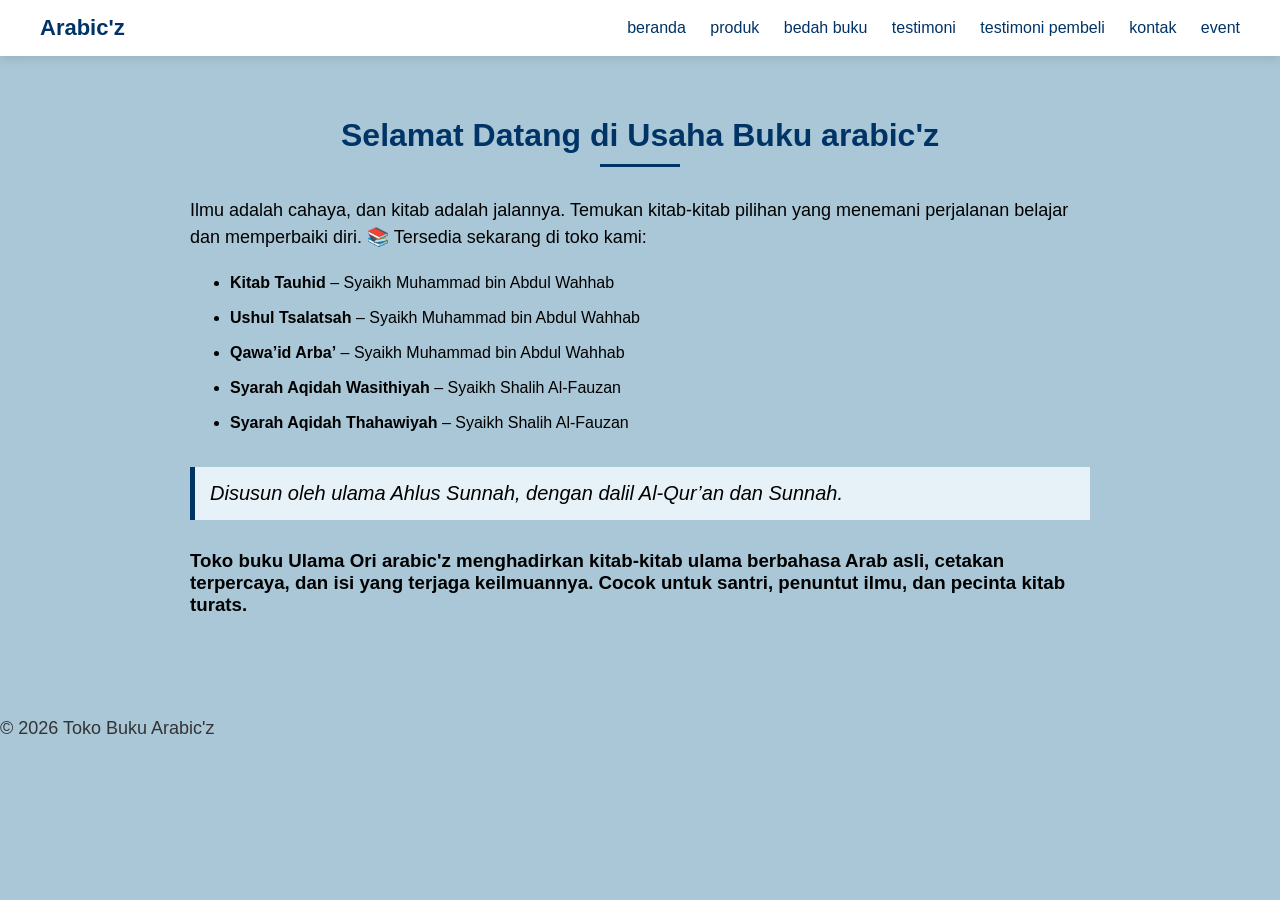
<file: index.html>
<!DOCTYPE html>
<html lang="id">
<head>
    <meta charset="UTF-8">
    <meta name="viewport" content="width=device-width, initial-scale=1.0">
    <title>Profil Usaha Buku</title>
    <link rel="stylesheet" href="style.css" />
</head>

<body>
<nav class="navbar">
  <div class="logo">Arabic'z</div>
 <div class="menu">
    <a href="index.html">beranda</a>
    <a href="produk.html">produk</a>
    <a href="bedah-buku.html">bedah buku</a>
    <a href="testimoni.html">testimoni</a>
    <a href="tampil-testimoni.html">testimoni pembeli</a>
    <a href="kontak.html">kontak</a>
    <a href="event.html">event</a>
      </div>
</nav>
<div class="container">
  

<h1>Selamat Datang di Usaha Buku arabic'z</h1>
<p>Ilmu adalah cahaya, dan kitab adalah jalannya.
        Temukan kitab-kitab pilihan yang menemani perjalanan belajar dan memperbaiki diri.
        📚 Tersedia sekarang di toko kami:</p>
 <ul>
    <li><strong> Kitab Tauhid </strong> – Syaikh Muhammad bin Abdul Wahhab</li>
    <li><strong> Ushul Tsalatsah</strong>  – Syaikh Muhammad bin Abdul Wahhab</li>
    <li><strong> Qawa’id Arba’</strong>  – Syaikh Muhammad bin Abdul Wahhab</li>
    <li><strong> Syarah Aqidah Wasithiyah</strong> – Syaikh Shalih Al-Fauzan</li>
    <li><strong> Syarah Aqidah Thahawiyah</strong> – Syaikh Shalih Al-Fauzan</li>

 </ul>
 
<blockquote>
Disusun oleh ulama Ahlus Sunnah, dengan dalil Al-Qur’an dan Sunnah.
</blockquote>
<h3>Toko buku Ulama Ori arabic'z menghadirkan kitab-kitab ulama berbahasa Arab asli, cetakan terpercaya, dan isi yang terjaga keilmuannya.
    Cocok untuk santri, penuntut ilmu, dan pecinta kitab turats.</h3>
    </div>
    <footer>
        <p>&copy; 2026 Toko Buku Arabic'z</p>
    </footer>
</body>

</html>
</file>
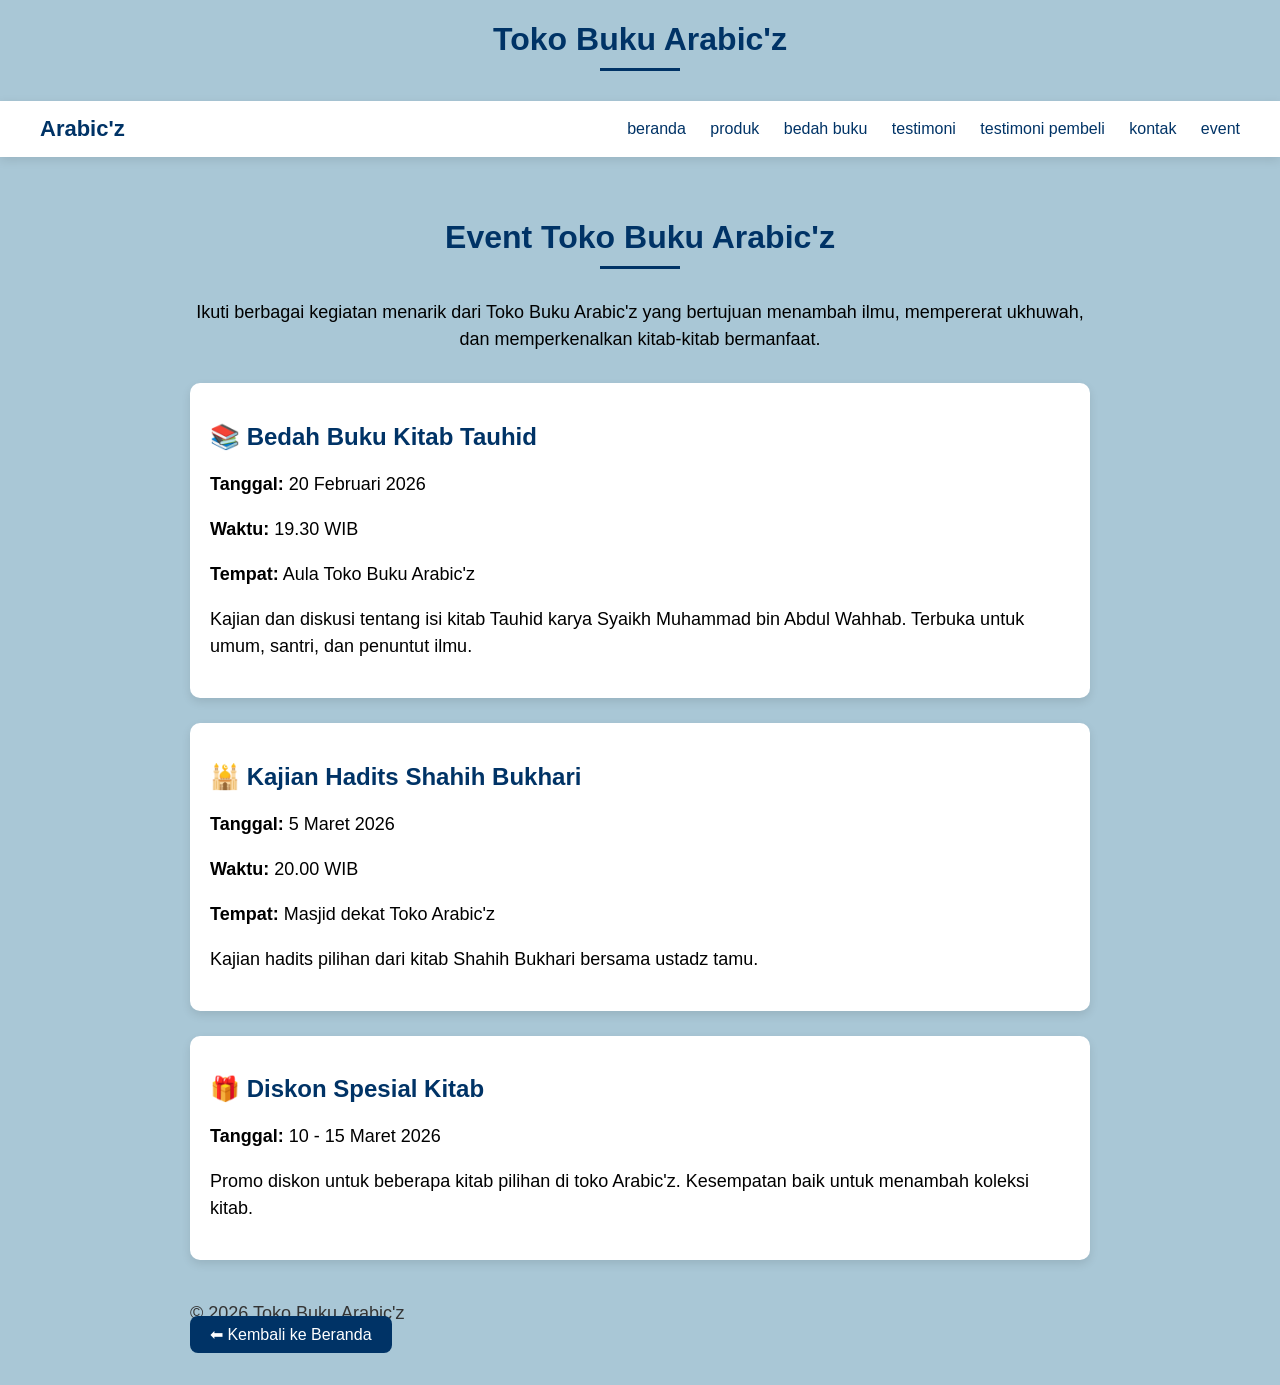
<file: event.html>
<!DOCTYPE html>
<html lang="id">
<head>
    <meta charset="UTF-8">
    <meta name="viewport" content="width=device-width, initial-scale=1.0">
    <title>Profil Usaha Buku</title>
    <link rel="stylesheet" href="style.css" />
</head>
<body>
    <header>
        <h1>Toko Buku Arabic'z</h1>
<nav class="navbar">
  <div class="logo">Arabic'z</div>
 <div class="menu">
    <a href="index.html">beranda</a>
    <a href="produk.html">produk</a>
    <a href="bedah-buku.html">bedah buku</a>
    <a href="testimoni.html">testimoni</a>
    <a href="tampil-testimoni.html">testimoni pembeli</a>
    <a href="kontak.html">kontak</a>
    <a href="event.html">event</a>
      </div>
</nav>
        <div class="container">

<h1>Event Toko Buku Arabic'z</h1>

<p class="intro">
Ikuti berbagai kegiatan menarik dari Toko Buku Arabic'z yang bertujuan menambah ilmu,
mempererat ukhuwah, dan memperkenalkan kitab-kitab bermanfaat.
</p>

<div class="event-card">

<h2>📚 Bedah Buku Kitab Tauhid</h2>

<p><b>Tanggal:</b> 20 Februari 2026</p>
<p><b>Waktu:</b> 19.30 WIB</p>
<p><b>Tempat:</b> Aula Toko Buku Arabic'z</p>

<p>
Kajian dan diskusi tentang isi kitab Tauhid karya Syaikh Muhammad bin Abdul Wahhab.
Terbuka untuk umum, santri, dan penuntut ilmu.
</p>

</div>

<div class="event-card">

<h2>🕌 Kajian Hadits Shahih Bukhari</h2>

<p><b>Tanggal:</b> 5 Maret 2026</p>
<p><b>Waktu:</b> 20.00 WIB</p>
<p><b>Tempat:</b> Masjid dekat Toko Arabic'z</p>

<p>
Kajian hadits pilihan dari kitab Shahih Bukhari bersama ustadz tamu.
</p>

</div>

<div class="event-card">

<h2>🎁 Diskon Spesial Kitab</h2>

<p><b>Tanggal:</b> 10 - 15 Maret 2026</p>

<p>
Promo diskon untuk beberapa kitab pilihan di toko Arabic'z.
Kesempatan baik untuk menambah koleksi kitab.
</p>

</div>

<div class="back">
<a href="index.html">⬅ Kembali ke Beranda</a>
</div>
 <footer>
    <p>&copy; 2026 Toko Buku Arabic'z</p>
</footer>
</body>
</html>
</file>
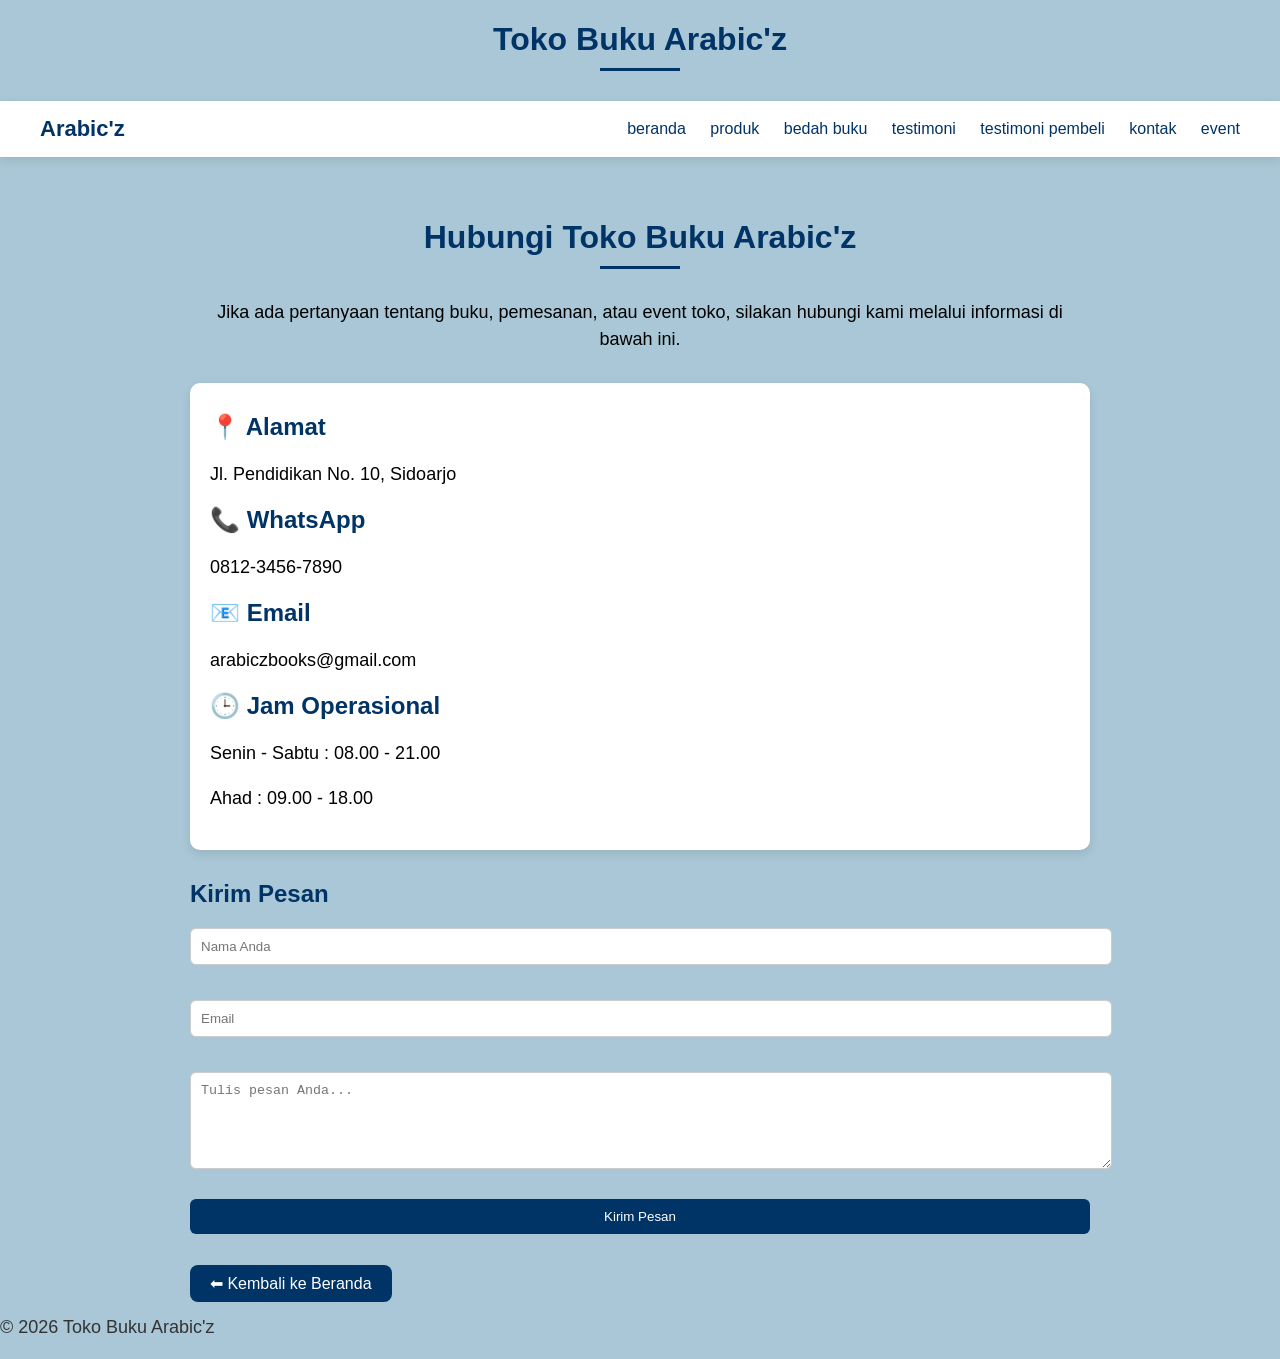
<file: kontak.html>
<!DOCTYPE html>
<html lang="id">
<head>
    <meta charset="UTF-8">
    <meta name="viewport" content="width=device-width, initial-scale=1.0">
    <title>Profil Usaha Buku</title>
    <link rel="stylesheet" href="style.css" />
</head>
<body>
    <header>
        <h1>Toko Buku Arabic'z</h1>
<nav class="navbar">
  <div class="logo">Arabic'z</div>
 <div class="menu">
    <a href="index.html">beranda</a>
    <a href="produk.html">produk</a>
    <a href="bedah-buku.html">bedah buku</a>
    <a href="testimoni.html">testimoni</a>
    <a href="tampil-testimoni.html">testimoni pembeli</a>
    <a href="kontak.html">kontak</a>
    <a href="event.html">event</a>
      </div>
</nav>
<div class="container">

<h1>Hubungi Toko Buku Arabic'z</h1>

<p class="intro">
Jika ada pertanyaan tentang buku, pemesanan, atau event toko,
silakan hubungi kami melalui informasi di bawah ini.
</p>

<div class="contact-card">

<h2>📍 Alamat</h2>
<p>Jl. Pendidikan No. 10, Sidoarjo</p>

<h2>📞 WhatsApp</h2>
<p>0812-3456-7890</p>

<h2>📧 Email</h2>
<p>arabiczbooks@gmail.com</p>

<h2>🕒 Jam Operasional</h2>
<p>Senin - Sabtu : 08.00 - 21.00</p>
<p>Ahad : 09.00 - 18.00</p>

</div>

<h2 class="form-title">Kirim Pesan</h2>

<form class="contact-form">

<input type="text" placeholder="Nama Anda" required>

<input type="email" placeholder="Email" required>

<textarea placeholder="Tulis pesan Anda..." rows="5"></textarea>

<button type="submit">Kirim Pesan</button>

</form>

<div class="back">
<a href="index.html">⬅ Kembali ke Beranda</a>
</div>

</div>

</body>
</html>
<footer>
    <p>&copy; 2026 Toko Buku Arabic'z</p>
</footer>
</file>
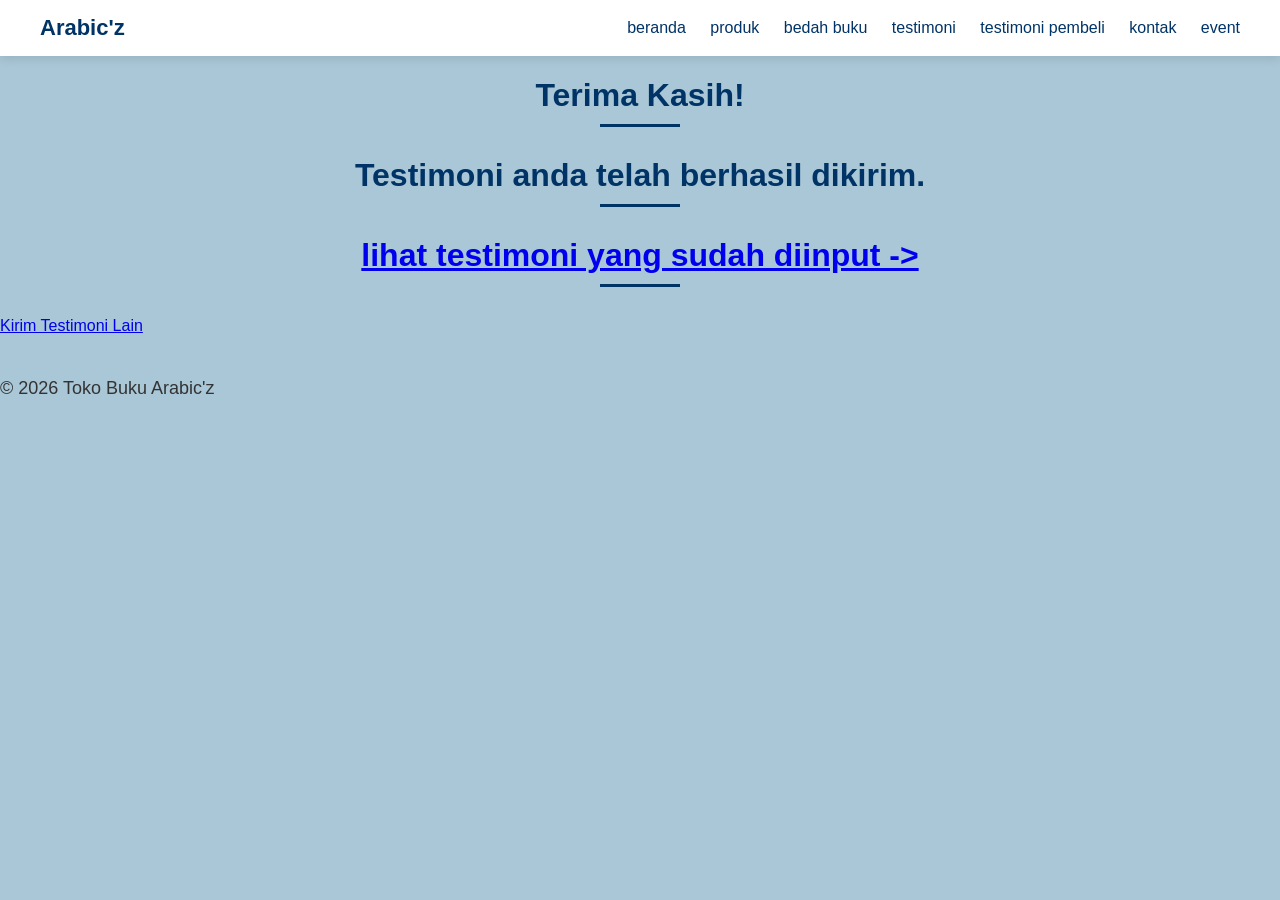
<file: proses-testimoni.html>
<!DOCTYPE html>
<html lang="id">
<head>
    <meta charset="UTF-8">
    <meta name="viewport" content="width=device-width, initial-scale=1.0">
    <title>Profil Usaha Buku</title>
    <link rel="stylesheet" href="style.css" />
</head>
<body>
<nav class="navbar">
  <div class="logo">Arabic'z</div>
 <div class="menu">
    <a href="index.html">beranda</a>
    <a href="produk.html">produk</a>
    <a href="bedah-buku.html">bedah buku</a>
    <a href="testimoni.html">testimoni</a>
    <a href="tampil-testimoni.html">testimoni pembeli</a>
    <a href="kontak.html">kontak</a>
    <a href="event.html">event</a>
      </div>
</nav>
<main class="konfirmasi">
    <h1>Terima Kasih!</h1>
    <h1>Testimoni anda telah berhasil dikirim.</h1>
    <h1><a href="tampil-testimoni.html">lihat testimoni yang sudah diinput -> </a></h1>
    <section class="testimoni-terkirim"></section>
    <a href="testimoni.html">Kirim Testimoni Lain</a>

</main>
<footer>
    <p>&copy; 2026 Toko Buku Arabic'z</p>
</footer>
</body>

</html>
</file>
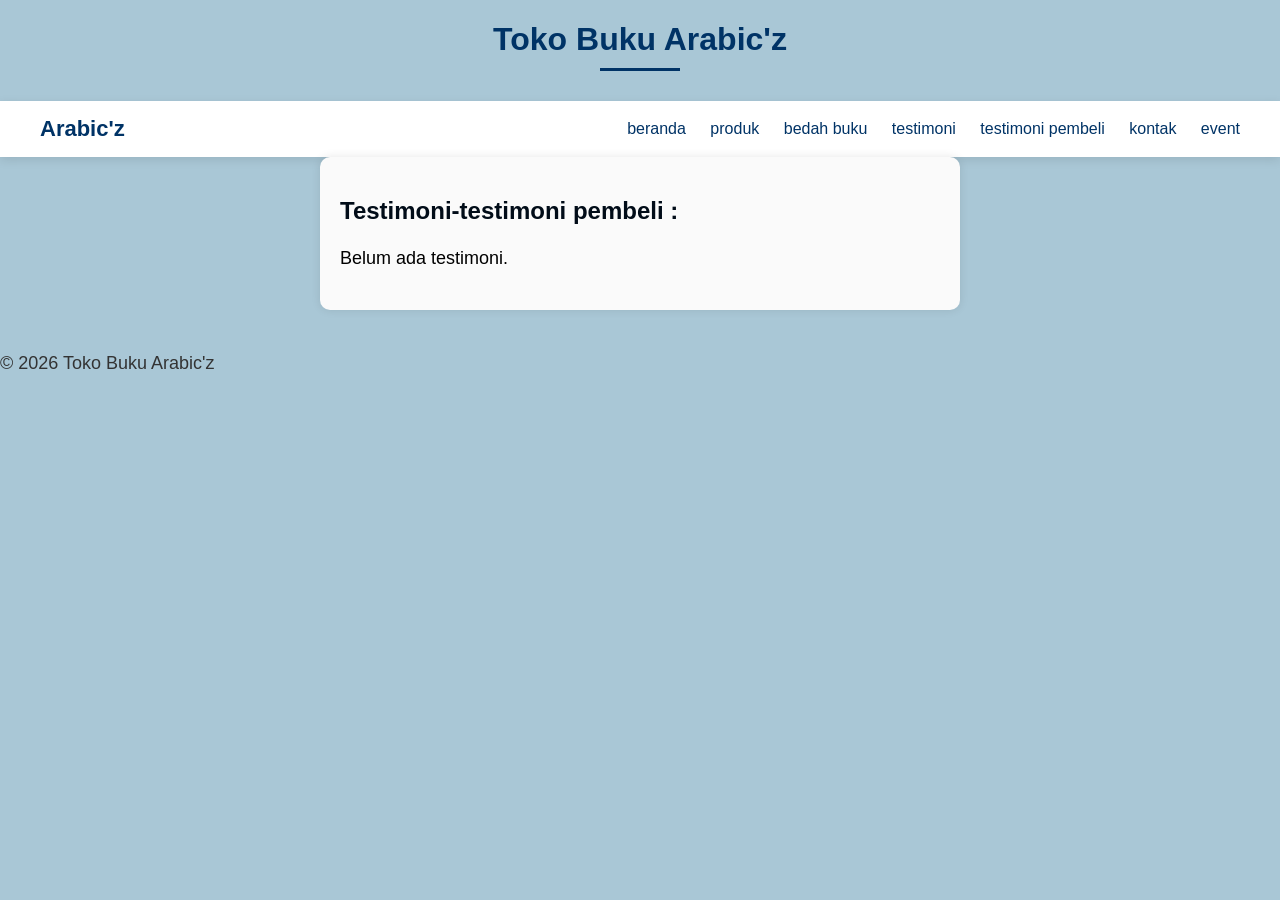
<file: tampil-testimoni.html>
<!DOCTYPE html>
<html lang="id">
<head>
    <meta charset="UTF-8">
    <meta name="viewport" content="width=device-width, initial-scale=1.0">
    <title>Profil Usaha Buku</title>
    <link rel="stylesheet" href="style.css" />
</head>
<body>
    <header>
        <h1>Toko Buku Arabic'z</h1>
<nav class="navbar">
  <div class="logo">Arabic'z</div>
 <div class="menu">
    <a href="index.html">beranda</a>
    <a href="produk.html">produk</a>
    <a href="bedah-buku.html">bedah buku</a>
    <a href="testimoni.html">testimoni</a>
    <a href="tampil-testimoni.html">testimoni pembeli</a>
    <a href="kontak.html">kontak</a>
    <a href="event.html">event</a>
      </div>
</nav>
</header>
<main class="formulir">
    <h2>Testimoni-testimoni pembeli :</h2>
    <div id="Daftar Testimoni">

    <button id="Hapus Semua">Hapus Semua Testimoni </button>
</div>
<section>
    <div id="Daftar Testimoni"></div>
</section>
</main>
<footer>
    <p>&copy; 2026 Toko Buku Arabic'z</p>
</footer>
<script>
    const container=document.getElementById('Daftar Testimoni');
    const testimoniList=JSON.parse(localStorage.getItem('testimoniList')) || [];
    if (testimoniList.length === 0) {
        container.innerHTML="<p>Belum ada testimoni.</p>";
        }else {
            testimoniList.forEach((t,i) => {
                const el=document.createElement('div');
                el.className='testimoni-box';
                el.innerHTML=`
                <p><strong>Nama:</strong> ${t.nama}</p>
                <p><strong>Email:</strong> ${t.email}</p>
                <p><strong>Testimoni Anda:</strong> ${t.pesan}</p>
                <p><strong>Asal sekolah/ Komunitas:</strong> ${t.asal}</p>
                <p><strong>Buku yang dibeli:</strong> ${t.judul}</p>
                <p><strong>Rating buku:</strong> ${t.rating}</p>
                `;
                container.appendChild(el);
            });
        }
        document.getElementById("Hapus Semua").addEventListener("click", function() {
            const konfirmasi=confirm("Apakah anda yakin ingin menghapus semua testimoni? ");
            if (konfirmasi){
                localStorage.removeItem("testimoniList");
                location.reload();
            }
        });

        
</script>
</body>

</html>
</file>
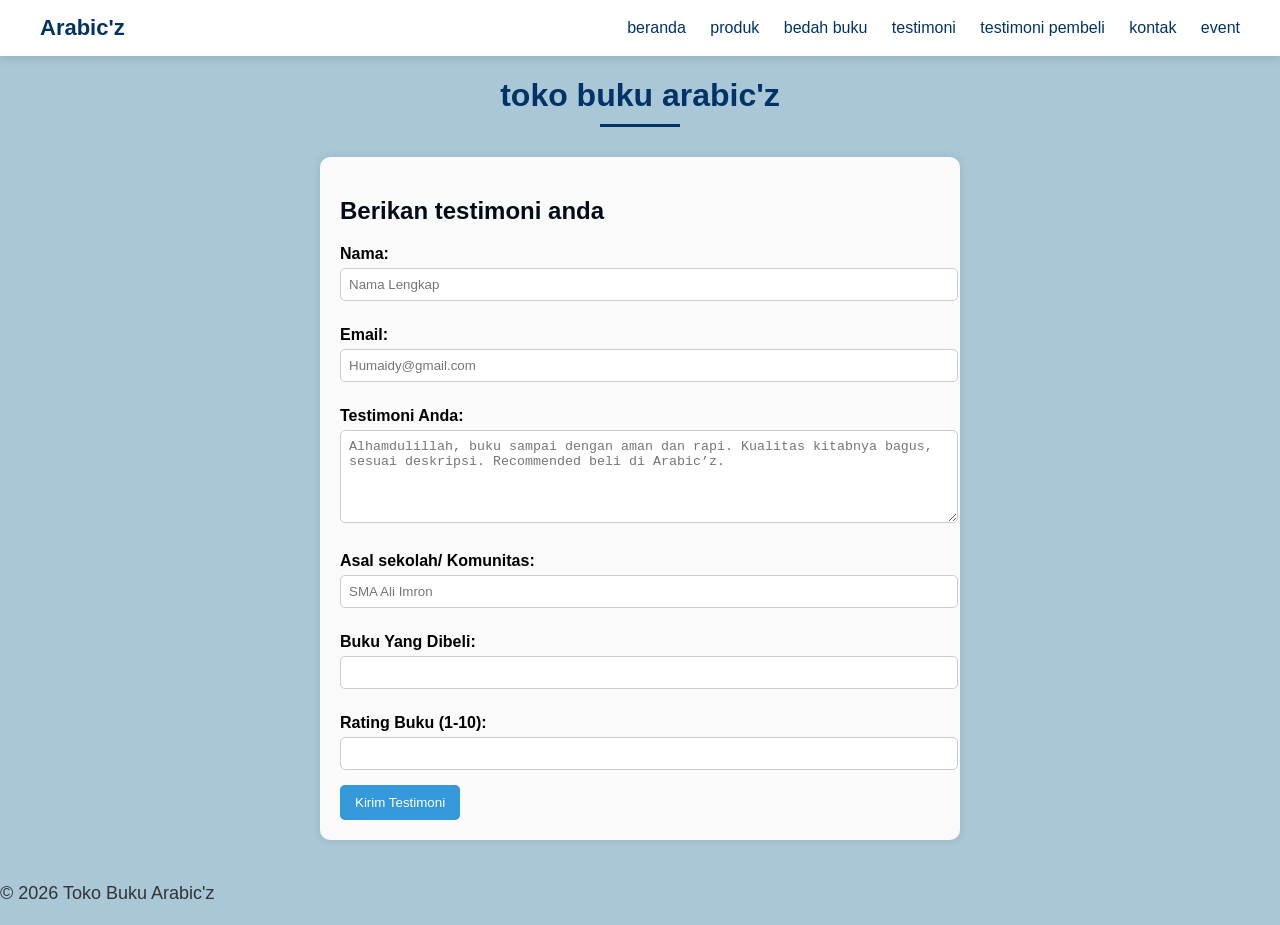
<file: testimoni.html>
<!DOCTYPE html>
<html lang="id">
<head>
    <meta charset="UTF-8">
    <meta name="viewport" content="width=device-width, initial-scale=1.0">
    <title>Profil Usaha Buku</title>
    <link rel="stylesheet" href="style.css" />
</head>
<body>
<nav class="navbar">
  <div class="logo">Arabic'z</div>
 <div class="menu">
    <a href="index.html">beranda</a>
    <a href="produk.html">produk</a>
    <a href="bedah-buku.html">bedah buku</a>
    <a href="testimoni.html">testimoni</a>
    <a href="tampil-testimoni.html">testimoni pembeli</a>
    <a href="kontak.html">kontak</a>
    <a href="event.html">event</a>
      </div>
</nav>
<h1>toko buku arabic'z</h1>
<main class="formulir">
    <h2>Berikan testimoni anda</h2>
    <form id="formTestimoni">
        <label for="nama">Nama:</label>
        <input type="text" id="nama" name="nama" required placeholder="Nama Lengkap">

        <label for="email">Email:</label>
        <input type="email" id="email" name="email" required placeholder="Humaidy@gmail.com">

        <label for="pesan">Testimoni Anda:</label>
        <textarea id="pesan" name="pesan" required placeholder="Alhamdulillah, buku sampai dengan aman dan rapi. Kualitas kitabnya bagus, sesuai deskripsi. Recommended beli di Arabic’z." rows="5"></textarea>

        <label for="asal">Asal sekolah/ Komunitas:</label>
        <input type="text" id="asal" name="asal" required placeholder="SMA Ali Imron">

        <label for="judul">Buku Yang Dibeli:</label>
        <input type="text" id="judul" name="judul">

        <label for="rating">Rating Buku (1-10):</label>
        <input type="number" id="rating" name="rating " >


        <button type="submit">Kirim Testimoni</button>
    </form>
</main>
<footer>
    <p>&copy; 2026 Toko Buku Arabic'z</p>
</footer>
<script>
    document.getElementById('formTestimoni').addEventListener('submit', function(e) {
        e.preventDefault();
        const nama=document.getElementById('nama').value;
        const email=document.getElementById('email').value;
        const pesan=document.getElementById('pesan').value;
        const asal=document.getElementById('asal').value;
        const judul=document.getElementById('judul').value;
        const rating=document.getElementById('rating').value;
        const dataBaru={nama,email,pesan,asal,judul,rating};

        //ambil list dari localStorage
        const testimoniList=JSON.parse(localStorage.getItem('testimoniList')) || [];

        //Tambahkan testimoni baru 
        testimoniList.push(dataBaru);

        //Simpan kembali ke localStorage
        localStorage.setItem('testimoniList', JSON.stringify(testimoniList));
        
        //Arahkan ke halaman kopnfirmasi 
        window.location.href='proses-testimoni.html'; 
    });

    
</script>

 
</main>
</body>

</html>
</file>
<file: style.css>
body{
    font-family: 'Segoe UI', Tahoma, sans-serif;
    background:#a9c7d6;
    margin:0;
    padding:0;
}
      .container{
    max-width:900px;
    margin:auto;
    padding:40px;
}
    h1{
    text-align:center;
    color:#003366;
}

h1::after{
    content:"";
    display:block;
    width:80px;
    height:3px;
    background:#003366;
    margin:10px auto 30px auto;
}
      

h2 { 
   text-align: left;
   color: #010c18;
   }

p {
    font-size: 18px;
    text-align: left;
    line-height: 1.5;
  }

blockquote{
    font-style:italic;
    font-size:20px;
    background:#e6f2f7;
    padding:15px;
    border-left:5px solid #003366;
    margin:30px 0;
}

ul{
    line-height:1.8;
}

ul li{
    margin-bottom:6px;
}

footer{
    margin-top:40px;
    text-align:center;
    font-size:14px;
    color:#333;
}

.daftar-produk {
    display: flex;
    grid-template-columns: repeat(auto-fill,minmax(250px,1fr));
    gap: 20px;
    padding: 20px;
}

.produk {
    background-color: #fff;
    border: 1px solid #ddd ;
    padding: 15px;
    border-radius: 10px;
    text-align: center;
    box-shadow: 0 2px 6px rgba(0, 0, 0, 0.1);
}

.produk img {
    width: 150px;
    height: auto;
    border-radius: 5px;
    margin-bottom: 10px;
}

.produk h2 {
    font-size: 20px;
    color: #2c3e50;
    width: 150px;
    height: auto;
}

.produk h3 {
    font-size: 16px;
    color: #2c3e50;
    width: 150px;
    height: auto;
}

.harga {
    font-weight: bold;
    color: #27ae60;
}

.deskripsi {
    font-size: 14px;
    color: #555;
}

.artikel {
    max-width: 700px;
    margin: auto ;
    padding: 20px;
    background-color: #fdfdfd;
    font-family: 'georgia', serif;

    line-height: 1.8;
}

.artikel .penulis{
    font-style: italic;
    color: #666;
    margin-bottom: 20px;
}

.artikel .sampul{
    width: 180px;
    float: right;
    margin: 0 0 20px 20px;
    border: 1px solid #ccc;
    box-shadow: 2px 2px 6px rgba(0, 0, 0, 0.1);
}

.artikel blockquote {
    font-style: italic;
    padding-left: 20px;
    margin: 20px 0;
    border-left: 4px solid #999;
    color: #444;
    background-color: #f9f9f9;
}

.btn-kembali {
    display: inline-block;
    margin-top: 30px;
    padding: 10px 16px;
    background-color: #0066cc;
    color: white;
    text-decoration: none;
    border-radius: 4px;
}

.btn-kembali:hover {
    background-color: #004d99;
}

.formulir {
    max-width: 600px;
    margin: auto;
    padding: 20px;
    background-color: #fafafa;
    border-radius: 10px;
    box-shadow: 0 0 10px rgba(0, 0, 0, 0.1);
}

form label{
    display: block;
    margin-top: 10px;
    font-weight: bold;
}

form input, form select, form textarea {
    width: 100%;
    padding: 8px;
    margin-top: 5px;
    margin-bottom: 15px;
    border-radius: 5px;
    border: 1px solid #ccc;
}

form button {
    background-color: #3498db;
    color: white;
    padding: 10px 15px;
    border: none;
    border-radius: 5px;
    cursor: pointer;
}

form button :hover {
    background-color: #3498db;
}
.back {
    margin-top: 40px;
    position: fixed;
  }
  
  .back a {
    text-decoration: none;
    background: #003366;
    color: white;
    padding: 8px 16px;
    border-radius: 8px;
  }

.container{
max-width:900px;
margin:auto;
padding:40px;
}

h1{
text-align:center;
color:#003366;
margin-bottom:20px;
}

.intro{
text-align:center;
margin-bottom:40px;
}

.event-card{
background:white;
padding:20px;
margin-bottom:25px;
border-radius:10px;
box-shadow:0 4px 10px rgba(0,0,0,0.1);
}

.event-card h2{
color:#003366;
}

.back{
text-align:center;
margin-top:40px;
}

.back a{
background:#003366;
color:white;
padding:10px 20px;
text-decoration:none;
border-radius:8px;
}

.contact-card{
background:white;
padding:20px;
border-radius:10px;
box-shadow:0 4px 10px rgba(0,0,0,0.1);
margin-bottom:30px;
}

.contact-card h2{
color:#003366;
margin-top:10px;
}

.contact-form{
display:flex;
flex-direction:column;
gap:15px;
}

.contact-form input,
.contact-form textarea{
padding:10px;
border-radius:6px;
border:1px solid #ccc;
}

.contact-form button{
background:#003366;
color:white;
padding:10px;
border:none;
border-radius:6px;
cursor:pointer;
}

.contact-form button:hover{
background:#005599;
}

.form-title{
margin-bottom:15px;
color:#003366;
}

.intro{
text-align:center;
margin-bottom:30px;
}

.navbar{
display:flex;
justify-content:space-between;
align-items:center;
background:white;
padding:15px 40px;
box-shadow:0 3px 10px rgba(0,0,0,0.1);
}

.logo{
font-size:22px;
font-weight:bold;
color:#003366;
}

.menu a{
margin-left:20px;
text-decoration:none;
color:#003366;
font-weight:500;
transition:0.3s;
}

.menu a:hover{
color:#0088cc;
border-bottom:2px solid #0088cc;
padding-bottom:3px;
}
</file>
